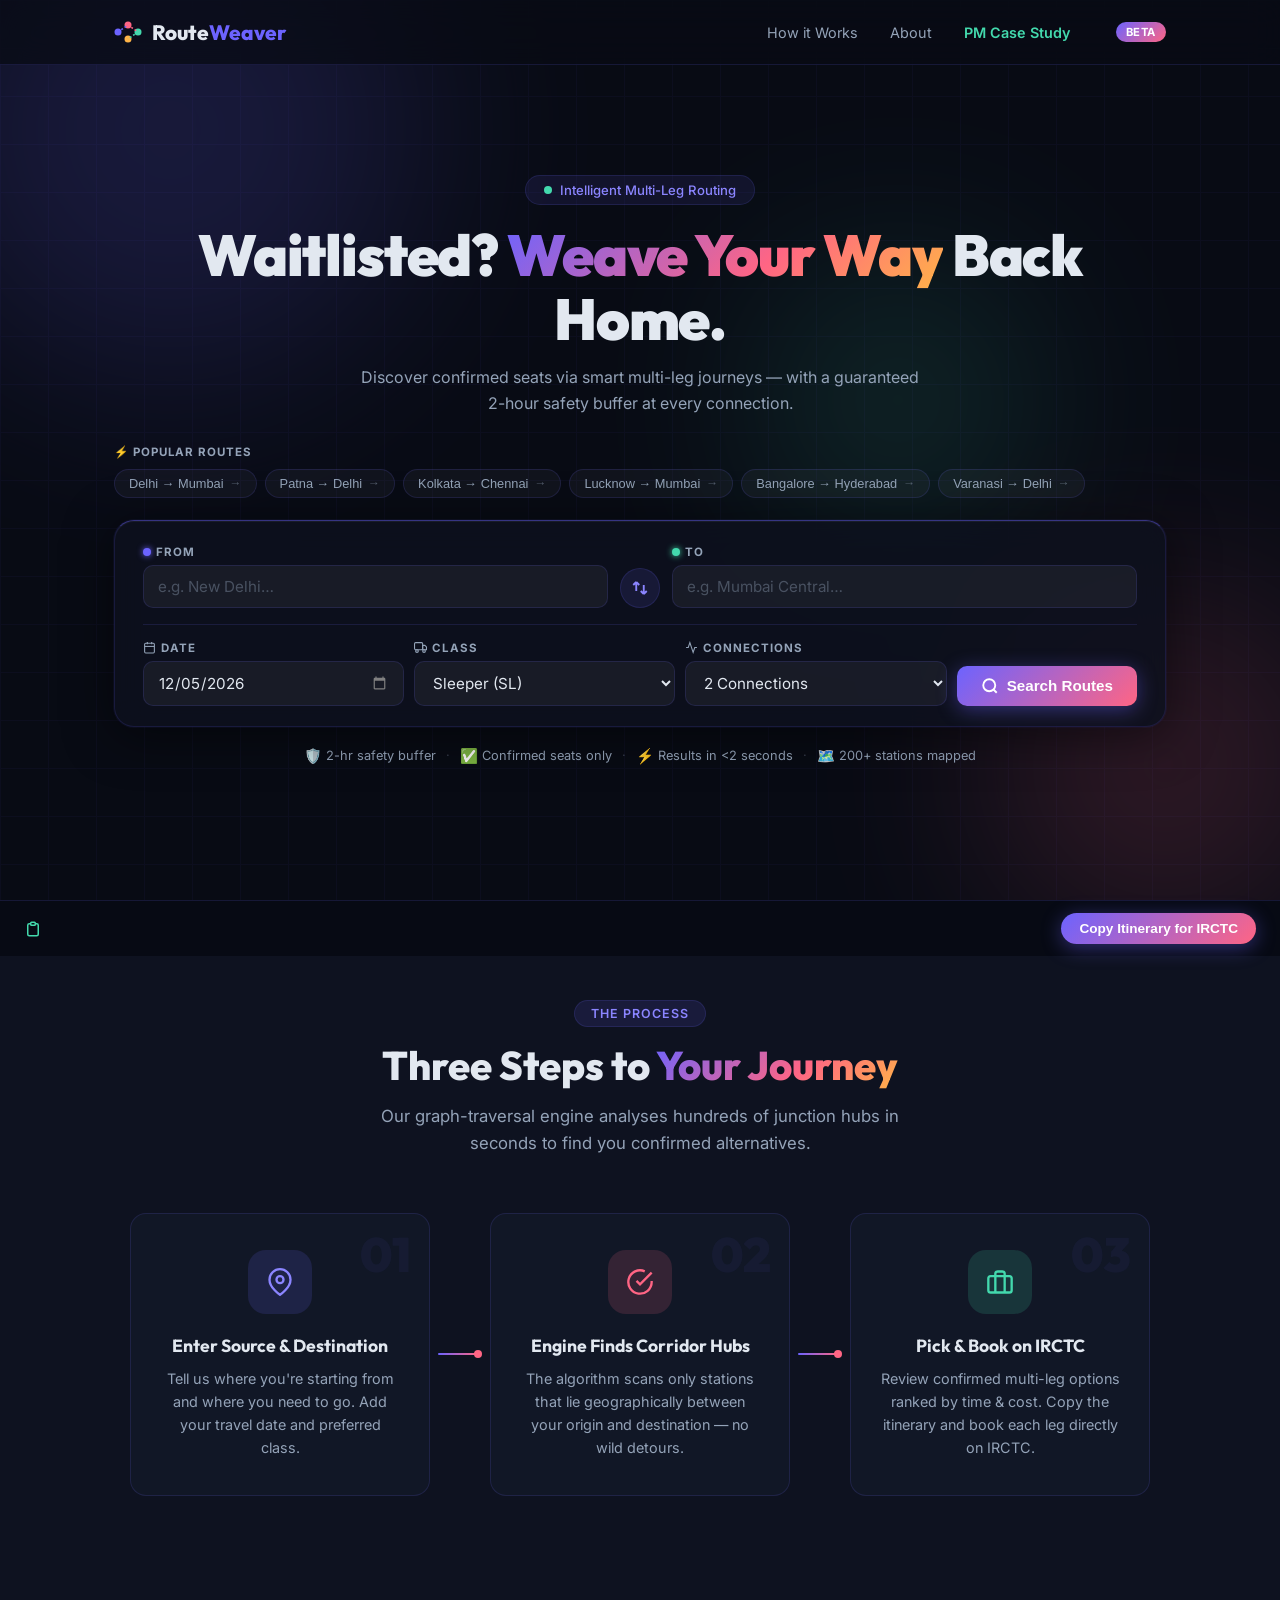
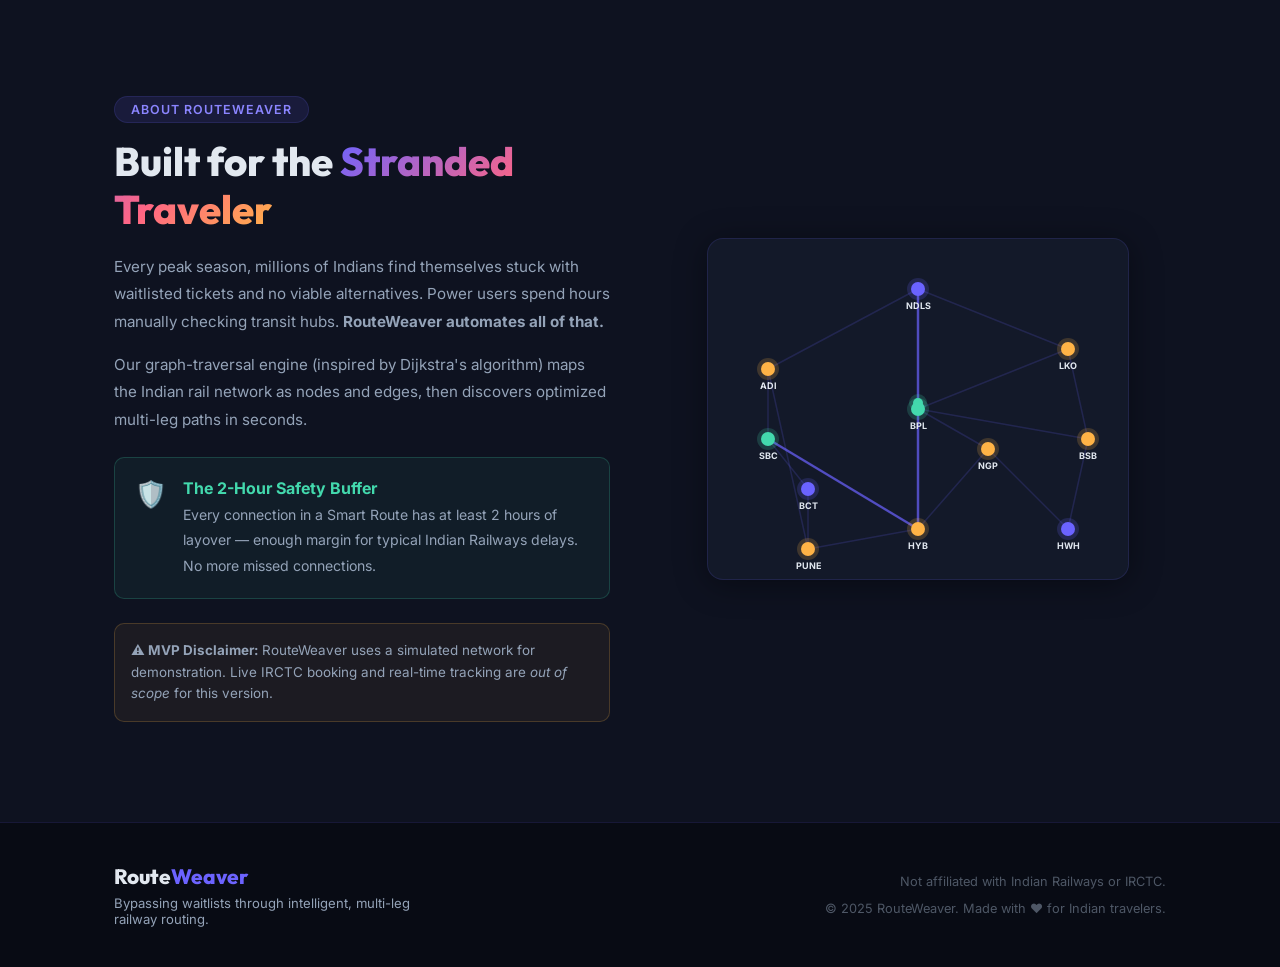
<file: index.html>
<!DOCTYPE html>
<html lang="en">
<head>
  <meta charset="UTF-8" />
  <meta name="viewport" content="width=device-width, initial-scale=1.0" />
  <title>RouteWeaver — Smart Railway Routing for India</title>
  <meta name="description" content="RouteWeaver bypasses waitlists by discovering multi-leg railway routes with confirmed seats. Intelligent routing for Indian Railways." />
  <link rel="preconnect" href="https://fonts.googleapis.com" />
  <link rel="preconnect" href="https://fonts.gstatic.com" crossorigin />
  <link href="https://fonts.googleapis.com/css2?family=Inter:wght@300;400;500;600;700;800&family=Outfit:wght@400;600;700;800;900&display=swap" rel="stylesheet" />
  <link rel="stylesheet" href="style.css?v=3" />
</head>
<body>

  <!-- NAVBAR -->
  <nav class="navbar" id="navbar">
    <div class="nav-inner">
      <div class="nav-logo">
        <div class="logo-icon">
          <svg width="28" height="28" viewBox="0 0 28 28" fill="none">
            <circle cx="4" cy="14" r="3.5" fill="#6C63FF"/>
            <circle cx="14" cy="7" r="3.5" fill="#FF6584"/>
            <circle cx="24" cy="14" r="3.5" fill="#43D9AD"/>
            <circle cx="14" cy="21" r="3.5" fill="#FFB347"/>
            <line x1="4" y1="14" x2="14" y2="7" stroke="#6C63FF" stroke-width="1.5" stroke-dasharray="2 2"/>
            <line x1="14" y1="7" x2="24" y2="14" stroke="#FF6584" stroke-width="1.5" stroke-dasharray="2 2"/>
            <line x1="24" y1="14" x2="14" y2="21" stroke="#43D9AD" stroke-width="1.5" stroke-dasharray="2 2"/>
          </svg>
        </div>
        <span class="logo-text">Route<span class="accent">Weaver</span></span>
      </div>
      <div class="nav-links">
        <a href="#how-it-works" class="nav-link">How it Works</a>
        <a href="#about" class="nav-link">About</a>
        <a href="case-study.html" class="nav-link" style="color: #43D9AD; font-weight: 600;">PM Case Study</a>
      </div>
      <div class="nav-badge">Beta</div>
    </div>
  </nav>

  <!-- HERO + SEARCH (above the fold) -->
  <section class="hero" id="hero">
    <div class="hero-bg-grid"></div>
    <div class="hero-glow hero-glow-1"></div>
    <div class="hero-glow hero-glow-2"></div>
    <div class="hero-glow hero-glow-3"></div>

    <div class="container hero-content">

      <!-- Top text block -->
      <div class="hero-top">
        <div class="hero-pill">
          <span class="pill-dot"></span>
          <span>Intelligent Multi-Leg Routing</span>
        </div>
        <h1 class="hero-title">
          Waitlisted? <span class="gradient-text">Weave Your Way</span> Back Home.
        </h1>
        <p class="hero-subtitle">
          Discover confirmed seats via smart multi-leg journeys — with a guaranteed 2-hour safety buffer at every connection.
        </p>
      </div>

      <!-- Popular Route Chips -->
      <div class="popular-routes">
        <div class="popular-label">⚡ Popular Routes</div>
        <div class="chips-row" id="chips-row"></div>
      </div>

      <!-- SEARCH CARD embedded in hero -->
      <div class="hero-search-card" id="search-form">

        <!-- Row 1: From / Swap / To -->
        <div class="hsc-row hsc-main-row">
          <div class="hsc-field">
            <label class="hsc-label" for="source-input">
              <span class="hsc-label-dot hsc-dot-from"></span> From
            </label>
            <div class="input-wrap">
              <input type="text" id="source-input" class="hsc-input" placeholder="Boarding station…" autocomplete="off" />
              <div class="autocomplete-dropdown" id="source-dropdown"></div>
            </div>
          </div>

          <button class="swap-btn" id="swap-btn" title="Swap">
            <svg width="18" height="18" viewBox="0 0 24 24" fill="none" stroke="currentColor" stroke-width="2.5">
              <path d="M7 16V4m0 0L3 8m4-4l4 4M17 8v12m0 0l4-4m-4 4l-4-4"/>
            </svg>
          </button>

          <div class="hsc-field">
            <label class="hsc-label" for="dest-input">
              <span class="hsc-label-dot hsc-dot-to"></span> To
            </label>
            <div class="input-wrap">
              <input type="text" id="dest-input" class="hsc-input" placeholder="Destination station…" autocomplete="off" />
              <div class="autocomplete-dropdown" id="dest-dropdown"></div>
            </div>
          </div>
        </div>

        <!-- Divider -->
        <div class="hsc-divider"></div>

        <!-- Row 2: Date / Class / Connections + Button -->
        <div class="hsc-row hsc-options-row">
          <div class="hsc-option">
            <label class="hsc-label" for="date-input">
              <svg width="13" height="13" viewBox="0 0 24 24" fill="none" stroke="currentColor" stroke-width="2"><rect x="3" y="4" width="18" height="18" rx="2"/><line x1="16" y1="2" x2="16" y2="6"/><line x1="8" y1="2" x2="8" y2="6"/><line x1="3" y1="10" x2="21" y2="10"/></svg>
              Date
            </label>
            <input type="date" id="date-input" class="hsc-input hsc-select" />
          </div>

          <div class="hsc-option">
            <label class="hsc-label" for="class-select">
              <svg width="13" height="13" viewBox="0 0 24 24" fill="none" stroke="currentColor" stroke-width="2"><rect x="1" y="3" width="15" height="13" rx="2"/><polygon points="16 8 20 8 23 11 23 16 16 16 16 8"/><circle cx="5.5" cy="18.5" r="2.5"/><circle cx="18.5" cy="18.5" r="2.5"/></svg>
              Class
            </label>
            <select id="class-select" class="hsc-input hsc-select">
              <option value="SL">Sleeper (SL)</option>
              <option value="3A">AC 3 Tier (3A)</option>
              <option value="2A">AC 2 Tier (2A)</option>
              <option value="1A">AC First Class (1A)</option>
              <option value="CC">Chair Car (CC)</option>
              <option value="2S">Second Sitting (2S)</option>
            </select>
          </div>

          <div class="hsc-option">
            <label class="hsc-label" for="max-legs">
              <svg width="13" height="13" viewBox="0 0 24 24" fill="none" stroke="currentColor" stroke-width="2"><polyline points="22 12 18 12 15 21 9 3 6 12 2 12"/></svg>
              Connections
            </label>
            <select id="max-legs" class="hsc-input hsc-select">
              <option value="1">1 Connection</option>
              <option value="2" selected>2 Connections</option>
            </select>
          </div>

          <button class="btn btn-primary hsc-search-btn" id="search-btn">
            <svg width="18" height="18" viewBox="0 0 24 24" fill="none" stroke="currentColor" stroke-width="2.5"><circle cx="11" cy="11" r="8"/><line x1="21" y1="21" x2="16.65" y2="16.65"/></svg>
            Search Routes
          </button>
        </div>
      </div>

      <!-- Trust badges -->
      <div class="hero-trust">
        <div class="trust-item"><span class="trust-icon">🛡️</span> 2-hr safety buffer</div>
        <div class="trust-sep">·</div>
        <div class="trust-item"><span class="trust-icon">✅</span> Confirmed seats only</div>
        <div class="trust-sep">·</div>
        <div class="trust-item"><span class="trust-icon">⚡</span> Results in &lt;2 seconds</div>
        <div class="trust-sep">·</div>
        <div class="trust-item"><span class="trust-icon">🗺️</span> 200+ stations mapped</div>
      </div>

    </div>
  </section>

  <!-- RESULTS SECTION (appears below hero after search) -->
  <section class="results-section" id="results-section" style="display:none;">
    <div class="container">
      <div class="direct-notice" id="direct-notice">
        <div class="notice-icon">⚠️</div>
        <div class="notice-content">
          <strong>Direct trains are fully waitlisted.</strong>
          <span id="direct-notice-text">Showing Smart Route alternatives with confirmed seats below.</span>
        </div>
      </div>

      <div class="results-header">
        <div class="results-meta">
          <span id="results-count-label">4 Smart Routes found</span>
          <span class="results-journey-label" id="results-journey-label"></span>
        </div>
        <div class="results-sort">
          <span class="sort-label">Sort by:</span>
          <button class="sort-btn active" id="sort-time" onclick="sortResults('time')">⏱ Time</button>
          <button class="sort-btn" id="sort-cost" onclick="sortResults('cost')">₹ Cost</button>
          <button class="sort-btn" id="sort-legs" onclick="sortResults('legs')">🔀 Legs</button>
        </div>
      </div>

      <div class="route-cards" id="route-cards"></div>

      <div class="itinerary-copy-bar" id="itinerary-copy-bar">
        <div class="copy-bar-text">
          <svg width="18" height="18" viewBox="0 0 24 24" fill="none" stroke="currentColor" stroke-width="2"><path d="M9 5H7a2 2 0 00-2 2v12a2 2 0 002 2h10a2 2 0 002-2V7a2 2 0 00-2-2h-2"/><rect x="9" y="3" width="6" height="4" rx="1"/></svg>
          <span id="selected-route-label">No route selected — click a card to select</span>
        </div>
        <button class="btn btn-primary btn-sm" id="copy-itinerary-btn" onclick="copyItinerary()" disabled>
          Copy Itinerary for IRCTC
        </button>
      </div>
    </div>
  </section>

  <!-- HOW IT WORKS -->
  <section class="how-it-works" id="how-it-works">
    <div class="container">
      <div class="section-header">
        <div class="section-pill">The Process</div>
        <h2 class="section-title">Three Steps to <span class="gradient-text">Your Journey</span></h2>
        <p class="section-subtitle">Our graph-traversal engine analyses hundreds of junction hubs in seconds to find you confirmed alternatives.</p>
      </div>
      <div class="steps-grid">
        <div class="step-card" data-step="01">
          <div class="step-icon-wrap step-icon-purple">
            <svg width="28" height="28" viewBox="0 0 24 24" fill="none" stroke="currentColor" stroke-width="2"><path d="M21 10c0 7-9 13-9 13s-9-6-9-13a9 9 0 0118 0z"/><circle cx="12" cy="10" r="3"/></svg>
          </div>
          <h3>Enter Source & Destination</h3>
          <p>Tell us where you're starting from and where you need to go. Add your travel date and preferred class.</p>
        </div>
        <div class="step-connector"><div class="connector-line"></div><div class="connector-dot"></div></div>
        <div class="step-card" data-step="02">
          <div class="step-icon-wrap step-icon-pink">
            <svg width="28" height="28" viewBox="0 0 24 24" fill="none" stroke="currentColor" stroke-width="2"><path d="M22 11.08V12a10 10 0 11-5.93-9.14"/><polyline points="22 4 12 14.01 9 11.01"/></svg>
          </div>
          <h3>Engine Finds Corridor Hubs</h3>
          <p>The algorithm scans only stations that lie geographically between your origin and destination — no wild detours.</p>
        </div>
        <div class="step-connector"><div class="connector-line"></div><div class="connector-dot"></div></div>
        <div class="step-card" data-step="03">
          <div class="step-icon-wrap step-icon-green">
            <svg width="28" height="28" viewBox="0 0 24 24" fill="none" stroke="currentColor" stroke-width="2"><rect x="2" y="7" width="20" height="14" rx="2"/><path d="M16 21V5a2 2 0 00-2-2h-4a2 2 0 00-2 2v16"/></svg>
          </div>
          <h3>Pick & Book on IRCTC</h3>
          <p>Review confirmed multi-leg options ranked by time & cost. Copy the itinerary and book each leg directly on IRCTC.</p>
        </div>
      </div>
    </div>
  </section>

  <!-- ABOUT -->
  <section class="about-section" id="about">
    <div class="container">
      <div class="about-grid">
        <div class="about-text">
          <div class="section-pill">About RouteWeaver</div>
          <h2 class="section-title">Built for the <span class="gradient-text">Stranded Traveler</span></h2>
          <p>Every peak season, millions of Indians find themselves stuck with waitlisted tickets and no viable alternatives. Power users spend hours manually checking transit hubs. <strong>RouteWeaver automates all of that.</strong></p>
          <p>Our graph-traversal engine (inspired by Dijkstra's algorithm) maps the Indian rail network as nodes and edges, then discovers optimized multi-leg paths in seconds.</p>
          <div class="about-callout">
            <div class="callout-icon">🛡️</div>
            <div>
              <strong>The 2-Hour Safety Buffer</strong>
              <p>Every connection in a Smart Route has at least 2 hours of layover — enough margin for typical Indian Railways delays. No more missed connections.</p>
            </div>
          </div>
          <div class="about-disclaimer">
            <strong>⚠️ MVP Disclaimer:</strong> RouteWeaver uses a simulated network for demonstration. Live IRCTC booking and real-time tracking are <em>out of scope</em> for this version.
          </div>
        </div>
        <div class="about-visual">
          <div class="network-visual">
            <canvas id="rail-canvas" width="420" height="340"></canvas>
          </div>
        </div>
      </div>
    </div>
  </section>

  <!-- FOOTER -->
  <footer class="footer">
    <div class="container footer-inner">
      <div class="footer-brand">
        <span class="logo-text">Route<span class="accent">Weaver</span></span>
        <p>Bypassing waitlists through intelligent, multi-leg railway routing.</p>
      </div>
      <div class="footer-note">
        <p>Not affiliated with Indian Railways or IRCTC.</p>
        <p class="footer-copy">© 2025 RouteWeaver. Made with ❤️ for Indian travelers.</p>
      </div>
    </div>
  </footer>

  <!-- STICKY COPY BAR -->
  <div class="sticky-copy-bar" id="sticky-bar">
    <div class="sticky-bar-info">
      <svg width="18" height="18" viewBox="0 0 24 24" fill="none" stroke="#43D9AD" stroke-width="2"><path d="M9 5H7a2 2 0 00-2 2v12a2 2 0 002 2h10a2 2 0 002-2V7a2 2 0 00-2-2h-2"/><rect x="9" y="3" width="6" height="4" rx="1"/></svg>
      <div>
        <div class="sticky-bar-route" id="sticky-bar-route"></div>
        <div class="sticky-bar-meta" id="sticky-bar-meta"></div>
      </div>
    </div>
    <button class="btn btn-primary btn-sm" onclick="copyItinerary()">Copy Itinerary for IRCTC</button>
  </div>

  <script src="stations.js"></script>
  <script src="app.js"></script>
</body>
</html>
</file>
<file: style.css>
/* ===== RESET & BASE ===== */
*, *::before, *::after { box-sizing: border-box; margin: 0; padding: 0; }
html { scroll-behavior: smooth; }
body {
  font-family: 'Inter', sans-serif;
  background: #080b14;
  color: #e2e8f0;
  min-height: 100vh;
  overflow-x: hidden;
}

/* ===== TOKENS ===== */
:root {
  --purple: #6C63FF;
  --purple-light: #8b85ff;
  --pink: #FF6584;
  --green: #43D9AD;
  --amber: #FFB347;
  --bg: #080b14;
  --bg-2: #0e1220;
  --bg-3: #131929;
  --bg-card: rgba(19, 25, 41, 0.8);
  --border: rgba(108, 99, 255, 0.15);
  --border-hover: rgba(108, 99, 255, 0.4);
  --text: #e2e8f0;
  --text-muted: #94a3b8;
  --radius: 16px;
  --radius-sm: 10px;
  --shadow: 0 4px 32px rgba(0,0,0,0.4);
}

/* ===== UTILS ===== */
.container { max-width: 1100px; margin: 0 auto; padding: 0 24px; }
.gradient-text {
  background: linear-gradient(135deg, var(--purple) 0%, var(--pink) 60%, var(--amber) 100%);
  -webkit-background-clip: text; -webkit-text-fill-color: transparent; background-clip: text;
}
.accent { color: var(--purple); }
.btn {
  display: inline-flex; align-items: center; gap: 8px;
  padding: 12px 24px; border-radius: 50px; font-weight: 600;
  font-size: 0.95rem; cursor: pointer; border: none;
  transition: all 0.25s ease; text-decoration: none;
}
.btn-primary {
  background: linear-gradient(135deg, var(--purple), var(--pink));
  color: #fff; box-shadow: 0 4px 20px rgba(108,99,255,0.4);
}
.btn-primary:hover { transform: translateY(-2px); box-shadow: 0 8px 28px rgba(108,99,255,0.55); }
.btn-ghost { background: rgba(255,255,255,0.06); color: var(--text); border: 1px solid var(--border); }
.btn-ghost:hover { background: rgba(255,255,255,0.1); border-color: var(--border-hover); }
.btn-sm { padding: 8px 18px; font-size: 0.85rem; }
.section-pill {
  display: inline-block; padding: 5px 16px; background: rgba(108,99,255,0.12);
  border: 1px solid var(--border); border-radius: 50px;
  font-size: 0.78rem; font-weight: 600; color: var(--purple-light);
  letter-spacing: 0.08em; text-transform: uppercase; margin-bottom: 14px;
}
.section-header { text-align: center; margin-bottom: 56px; }
.section-title { font-family: 'Outfit', sans-serif; font-size: clamp(1.8rem, 4vw, 2.5rem); font-weight: 800; line-height: 1.2; margin-bottom: 14px; }
.section-subtitle { color: var(--text-muted); font-size: 1.05rem; max-width: 560px; margin: 0 auto; line-height: 1.6; }

/* ===== NAVBAR ===== */
.navbar {
  position: fixed; top: 0; left: 0; right: 0; z-index: 100;
  backdrop-filter: blur(16px); -webkit-backdrop-filter: blur(16px);
  background: rgba(8,11,20,0.75); border-bottom: 1px solid var(--border);
  transition: all 0.3s ease;
}
.nav-inner {
  max-width: 1100px; margin: 0 auto; padding: 0 24px;
  height: 64px; display: flex; align-items: center; gap: 32px;
}
.nav-logo { display: flex; align-items: center; gap: 10px; }
.logo-icon { display: flex; }
.logo-text { font-family: 'Outfit', sans-serif; font-size: 1.3rem; font-weight: 800; color: var(--text); }
.nav-links { display: flex; gap: 4px; margin-left: auto; }
.nav-link {
  padding: 6px 14px; color: var(--text-muted); font-size: 0.9rem;
  text-decoration: none; border-radius: 8px; transition: all 0.2s;
}
.nav-link:hover { color: var(--text); background: rgba(255,255,255,0.06); }
.nav-badge {
  background: linear-gradient(135deg, var(--purple), var(--pink));
  color: #fff; font-size: 0.7rem; font-weight: 700; padding: 3px 10px;
  border-radius: 50px; letter-spacing: 0.05em; text-transform: uppercase;
}

/* ===== HERO ===== */
.hero {
  position: relative;
  display: flex; flex-direction: column; justify-content: center;
  padding: 88px 0 48px; overflow: hidden; min-height: 100vh;
}
.hero-bg-grid {
  position: absolute; inset: 0; opacity: 0.04;
  background-image: linear-gradient(rgba(108,99,255,1) 1px, transparent 1px),
    linear-gradient(90deg, rgba(108,99,255,1) 1px, transparent 1px);
  background-size: 48px 48px;
}
.hero-glow {
  position: absolute; border-radius: 50%; filter: blur(100px); opacity: 0.16; pointer-events: none;
}
.hero-glow-1 { width: 500px; height: 500px; background: var(--purple); top: -120px; left: -80px; }
.hero-glow-2 { width: 350px; height: 350px; background: var(--pink); bottom: -40px; right: -60px; }
.hero-glow-3 { width: 260px; height: 260px; background: var(--green); top: 30%; left: 60%; }
.hero-content { position: relative; z-index: 2; }

/* Hero top text */
.hero-top { text-align: center; margin-bottom: 28px; }
.hero-pill {
  display: inline-flex; align-items: center; gap: 8px;
  padding: 6px 18px; background: rgba(108,99,255,0.1); border: 1px solid var(--border);
  border-radius: 50px; font-size: 0.82rem; font-weight: 500; color: var(--purple-light);
  margin-bottom: 18px;
}
.pill-dot { width: 8px; height: 8px; border-radius: 50%; background: var(--green); animation: pulse 2s infinite; }
@keyframes pulse { 0%,100%{opacity:1;transform:scale(1)} 50%{opacity:0.5;transform:scale(1.3)} }
.hero-title {
  font-family: 'Outfit', sans-serif;
  font-size: clamp(2rem, 5vw, 3.6rem); font-weight: 900; line-height: 1.1;
  letter-spacing: -0.02em; margin-bottom: 14px;
}
.hero-subtitle {
  color: var(--text-muted); font-size: 1rem; max-width: 560px;
  margin: 0 auto; line-height: 1.65;
}

/* ===== HERO SEARCH CARD ===== */
.hero-search-card {
  background: rgba(13,17,30,0.85);
  border: 1px solid var(--border);
  border-radius: 20px;
  padding: 24px 28px 20px;
  backdrop-filter: blur(16px);
  -webkit-backdrop-filter: blur(16px);
  box-shadow: 0 8px 48px rgba(0,0,0,0.5), 0 0 0 1px rgba(108,99,255,0.08);
  margin-bottom: 20px;
}
.hsc-row { display: flex; align-items: flex-end; gap: 12px; }
.hsc-main-row { margin-bottom: 0; }
.hsc-options-row { flex-wrap: wrap; gap: 10px; }
.hsc-divider {
  height: 1px; background: var(--border);
  margin: 16px 0;
}
.hsc-field { flex: 1; display: flex; flex-direction: column; gap: 6px; min-width: 160px; }
.hsc-option { display: flex; flex-direction: column; gap: 6px; flex: 1; min-width: 120px; }
.hsc-label {
  font-size: 0.72rem; font-weight: 700; color: var(--text-muted);
  text-transform: uppercase; letter-spacing: 0.08em;
  display: flex; align-items: center; gap: 5px;
}
.hsc-label-dot {
  width: 8px; height: 8px; border-radius: 50%; flex-shrink: 0;
}
.hsc-dot-from { background: var(--purple); box-shadow: 0 0 6px var(--purple); }
.hsc-dot-to   { background: var(--green);  box-shadow: 0 0 6px var(--green); }
.hsc-input {
  background: rgba(255,255,255,0.05); border: 1px solid var(--border);
  border-radius: var(--radius-sm); padding: 11px 14px;
  color: var(--text); font-size: 0.95rem; font-family: 'Inter', sans-serif;
  outline: none; transition: all 0.2s; width: 100%;
}
.hsc-input:focus {
  border-color: var(--purple);
  box-shadow: 0 0 0 3px rgba(108,99,255,0.15);
  background: rgba(108,99,255,0.06);
}
.hsc-input::placeholder { color: rgba(148,163,184,0.4); }
.hsc-select { cursor: pointer; }
.hsc-select option { background: #0e1220; color: var(--text); }
input[type="date"]::-webkit-calendar-picker-indicator { filter: invert(0.5); cursor: pointer; }
.hsc-search-btn {
  padding: 11px 24px; font-size: 0.95rem; border-radius: var(--radius-sm);
  white-space: nowrap; align-self: flex-end; flex-shrink: 0;
}

/* Trust badges */
.hero-trust {
  display: flex; align-items: center; justify-content: center; gap: 10px;
  flex-wrap: wrap; color: var(--text-muted); font-size: 0.8rem;
}
.trust-item { display: flex; align-items: center; gap: 4px; }
.trust-sep { opacity: 0.3; }
.trust-icon { font-size: 0.9rem; }

/* ===== HOW IT WORKS ===== */
.how-it-works { padding: 100px 0; background: var(--bg-2); }
.steps-grid {
  display: flex; align-items: center; gap: 0;
  justify-content: center; flex-wrap: wrap; gap: 0;
}
.step-card {
  flex: 1; min-width: 240px; max-width: 300px;
  padding: 36px 28px; background: var(--bg-card);
  border: 1px solid var(--border); border-radius: var(--radius);
  text-align: center; transition: all 0.3s ease;
  position: relative;
}
.step-card::before {
  content: attr(data-step); position: absolute; top: 16px; right: 18px;
  font-family: 'Outfit', sans-serif; font-size: 3rem; font-weight: 900;
  color: rgba(108,99,255,0.06); line-height: 1;
}
.step-card:hover { transform: translateY(-4px); border-color: var(--border-hover); box-shadow: 0 12px 40px rgba(108,99,255,0.15); }
.step-icon-wrap {
  width: 64px; height: 64px; border-radius: 18px;
  display: flex; align-items: center; justify-content: center; margin: 0 auto 20px;
}
.step-icon-purple { background: rgba(108,99,255,0.15); color: var(--purple-light); }
.step-icon-pink { background: rgba(255,101,132,0.15); color: var(--pink); }
.step-icon-green { background: rgba(67,217,173,0.15); color: var(--green); }
.step-card h3 { font-family: 'Outfit', sans-serif; font-size: 1.1rem; font-weight: 700; margin-bottom: 10px; }
.step-card p { color: var(--text-muted); font-size: 0.9rem; line-height: 1.6; }
.step-connector { display: flex; align-items: center; padding: 0 8px; }
.connector-line { width: 40px; height: 2px; background: linear-gradient(90deg, var(--purple), var(--pink)); border-radius: 2px; }
.connector-dot { width: 8px; height: 8px; border-radius: 50%; background: var(--pink); margin-left: -4px; }

/* ===== SWAP BTN ===== */
.swap-btn {
  width: 40px; height: 40px; border-radius: 50%; background: rgba(108,99,255,0.12);
  border: 1px solid var(--border); color: var(--purple-light); cursor: pointer;
  display: flex; align-items: center; justify-content: center;
  transition: all 0.25s; flex-shrink: 0;
}
.swap-btn:hover { background: rgba(108,99,255,0.25); transform: rotate(180deg); }

/* ===== RESULTS SECTION ===== */
.results-section { padding: 40px 0 60px; background: var(--bg); animation: fadeUp 0.4s ease; }
.input-wrap { position: relative; }
.autocomplete-dropdown {
  position: absolute; top: 100%; left: 0; right: 0; z-index: 50;
  background: #131929; border: 1px solid var(--border-hover); border-radius: var(--radius-sm);
  margin-top: 4px; overflow: hidden; display: none; box-shadow: 0 8px 30px rgba(0,0,0,0.5);
}
.autocomplete-dropdown.open { display: block; }
.dropdown-item {
  padding: 10px 16px; cursor: pointer; font-size: 0.9rem;
  border-bottom: 1px solid var(--border); transition: background 0.15s;
  display: flex; justify-content: space-between; align-items: center;
}
.dropdown-item:last-child { border-bottom: none; }
.dropdown-item:hover { background: rgba(108,99,255,0.1); }
.dropdown-code { font-size: 0.75rem; color: var(--purple-light); font-weight: 600; }

/* ===== RESULTS ===== */
.results-area { animation: fadeUp 0.4s ease; }
@keyframes fadeUp { from{opacity:0;transform:translateY(20px)} to{opacity:1;transform:translateY(0)} }
.direct-notice {
  display: flex; align-items: center; gap: 14px;
  padding: 16px 20px; background: rgba(255,179,71,0.08);
  border: 1px solid rgba(255,179,71,0.25); border-radius: var(--radius-sm); margin-bottom: 20px;
}
.notice-icon { font-size: 1.4rem; }
.notice-content { font-size: 0.9rem; color: var(--text-muted); }
.notice-content strong { color: var(--amber); display: block; margin-bottom: 2px; }
.results-header {
  display: flex; justify-content: space-between; align-items: center;
  margin-bottom: 20px; flex-wrap: wrap; gap: 12px;
}
.results-meta { display: flex; flex-direction: column; gap: 2px; }
#results-count-label { font-family: 'Outfit', sans-serif; font-size: 1.2rem; font-weight: 700; }
.results-journey-label { font-size: 0.85rem; color: var(--text-muted); }
.results-sort { display: flex; align-items: center; gap: 8px; }
.sort-label { font-size: 0.8rem; color: var(--text-muted); }
.sort-btn {
  padding: 6px 14px; border-radius: 8px; border: 1px solid var(--border);
  background: transparent; color: var(--text-muted); font-size: 0.82rem; cursor: pointer;
  transition: all 0.2s; font-family: 'Inter', sans-serif;
}
.sort-btn.active, .sort-btn:hover { background: rgba(108,99,255,0.12); border-color: var(--border-hover); color: var(--purple-light); }
.route-cards { display: flex; flex-direction: column; gap: 16px; margin-bottom: 24px; }
.route-card {
  background: var(--bg-card); border: 1px solid var(--border); border-radius: var(--radius);
  overflow: hidden; cursor: pointer; transition: all 0.25s ease;
  position: relative;
}
.route-card:hover { border-color: var(--border-hover); box-shadow: 0 8px 32px rgba(108,99,255,0.12); transform: translateY(-2px); }
.route-card.selected { border-color: var(--purple); box-shadow: 0 0 0 2px rgba(108,99,255,0.2), 0 8px 32px rgba(108,99,255,0.2); }
.route-card-header {
  display: flex; justify-content: space-between; align-items: center;
  padding: 18px 24px 14px; border-bottom: 1px solid var(--border);
}
.route-badge {
  display: flex; align-items: center; gap: 8px;
  font-size: 0.78rem; font-weight: 700; text-transform: uppercase; letter-spacing: 0.06em;
}
.badge-best { color: var(--green); }
.badge-fast { color: var(--purple-light); }
.badge-cheap { color: var(--amber); }
.badge-alt { color: var(--text-muted); }
.badge-dot { width: 8px; height: 8px; border-radius: 50%; }
.badge-best .badge-dot { background: var(--green); }
.badge-fast .badge-dot { background: var(--purple-light); }
.badge-cheap .badge-dot { background: var(--amber); }
.badge-alt .badge-dot { background: var(--text-muted); }
.route-summary-right { display: flex; align-items: center; gap: 16px; }
.route-total-time { font-family: 'Outfit', sans-serif; font-size: 1.3rem; font-weight: 800; color: var(--text); }
.route-total-cost { font-size: 0.9rem; color: var(--text-muted); }
.route-timeline { padding: 22px 24px; }
.timeline-stops { display: flex; align-items: center; gap: 0; overflow-x: auto; }
.timeline-stop { display: flex; flex-direction: column; align-items: center; min-width: 120px; }
.stop-time { font-size: 0.8rem; font-weight: 700; color: var(--text-muted); margin-bottom: 6px; }
.stop-dot-wrap { position: relative; display: flex; align-items: center; justify-content: center; width: 100%; margin-bottom: 8px; }
.stop-dot {
  width: 14px; height: 14px; border-radius: 50%; border: 2px solid var(--purple); background: var(--bg);
  position: relative; z-index: 2; flex-shrink: 0;
}
.stop-dot.origin { background: var(--purple); }
.stop-dot.dest { background: var(--green); border-color: var(--green); }
.stop-dot.layover { background: var(--amber); border-color: var(--amber); }
.stop-name { font-size: 0.82rem; font-weight: 600; text-align: center; color: var(--text); line-height: 1.3; }
.stop-code { font-size: 0.7rem; color: var(--text-muted); text-align: center; }
.timeline-leg {
  flex: 1; display: flex; flex-direction: column; align-items: center;
  padding: 0 6px; min-width: 100px;
}
.leg-line-wrap { width: 100%; position: relative; height: 14px; display: flex; align-items: center; }
.leg-line {
  width: 100%; height: 2px; position: relative;
}
.leg-line.train { background: linear-gradient(90deg, var(--purple), var(--purple-light)); }
.leg-line.buffer { background: repeating-linear-gradient(90deg, var(--amber) 0, var(--amber) 6px, transparent 6px, transparent 12px); }
.leg-train-icon {
  position: absolute; left: 50%; top: 50%; transform: translate(-50%,-50%);
  font-size: 0.75rem; background: var(--bg-2); padding: 1px 4px; border-radius: 4px; z-index: 3;
}
.leg-info { font-size: 0.72rem; color: var(--text-muted); margin-top: 4px; text-align: center; white-space: nowrap; }
.leg-buffer-label { font-size: 0.7rem; color: var(--amber); text-align: center; margin-top: 4px; font-weight: 600; }
.route-card-footer {
  padding: 12px 24px; background: rgba(0,0,0,0.15); border-top: 1px solid var(--border);
  display: flex; justify-content: space-between; align-items: center; flex-wrap: wrap; gap: 8px;
}
.route-legs-info { display: flex; gap: 16px; }
.leg-stat { font-size: 0.8rem; color: var(--text-muted); }
.leg-stat strong { color: var(--text); }
.select-route-btn {
  padding: 7px 18px; border-radius: 8px; font-size: 0.82rem; font-weight: 600;
  border: 1px solid var(--border); background: transparent; color: var(--text-muted); cursor: pointer;
  transition: all 0.2s; font-family: 'Inter', sans-serif;
}
.route-card.selected .select-route-btn { background: rgba(108,99,255,0.15); border-color: var(--purple); color: var(--purple-light); }
.select-route-btn:hover { background: rgba(108,99,255,0.1); color: var(--text); }
.itinerary-copy-bar {
  display: flex; justify-content: space-between; align-items: center;
  padding: 16px 24px; background: rgba(108,99,255,0.08); border: 1px solid var(--border);
  border-radius: var(--radius-sm); flex-wrap: wrap; gap: 12px;
}
.copy-bar-text { display: flex; align-items: center; gap: 10px; font-size: 0.9rem; color: var(--text-muted); }
.empty-state {
  text-align: center; padding: 60px 20px;
  color: var(--text-muted); font-size: 0.95rem; line-height: 1.7;
}
.empty-icon { font-size: 3.5rem; margin-bottom: 16px; }

/* ===== ABOUT ===== */
.about-section { padding: 100px 0; background: var(--bg-2); }
.about-grid { display: grid; grid-template-columns: 1fr 1fr; gap: 60px; align-items: center; }
.about-text .section-pill { margin-bottom: 14px; }
.about-text .section-title { text-align: left; margin-bottom: 20px; }
.about-text p { color: var(--text-muted); line-height: 1.8; margin-bottom: 16px; font-size: 0.95rem; }
.about-callout {
  display: flex; gap: 16px; padding: 20px; background: rgba(67,217,173,0.06);
  border: 1px solid rgba(67,217,173,0.2); border-radius: var(--radius-sm); margin: 24px 0;
}
.callout-icon { font-size: 1.6rem; }
.about-callout strong { display: block; margin-bottom: 4px; color: var(--green); }
.about-callout p { font-size: 0.88rem; margin: 0; }
.about-disclaimer {
  padding: 16px; background: rgba(255,179,71,0.06); border: 1px solid rgba(255,179,71,0.2);
  border-radius: var(--radius-sm); font-size: 0.84rem; color: var(--text-muted); line-height: 1.6;
}
.about-visual { display: flex; align-items: center; justify-content: center; }
.network-visual {
  border: 1px solid var(--border); border-radius: var(--radius); overflow: hidden;
  background: var(--bg-3); padding: 0; box-shadow: var(--shadow);
}
#rail-canvas { display: block; }

/* ===== FOOTER ===== */
.footer { padding: 40px 0; background: var(--bg); border-top: 1px solid var(--border); }
.footer-inner { display: flex; justify-content: space-between; align-items: center; flex-wrap: wrap; gap: 20px; }
.footer-brand p { font-size: 0.82rem; color: var(--text-muted); margin-top: 6px; max-width: 300px; }
.footer-note { text-align: right; font-size: 0.8rem; color: rgba(148,163,184,0.5); line-height: 1.8; }
.footer-copy { margin-top: 4px; }

/* Loading spinner */
.spinner {
  width: 18px; height: 18px; border: 2px solid rgba(255,255,255,0.3);
  border-top-color: #fff; border-radius: 50%; animation: spin 0.7s linear infinite;
}
@keyframes spin { to { transform: rotate(360deg); } }

/* ===== POPULAR ROUTES CHIPS ===== */
.popular-routes {
  margin-bottom: 22px;
}
.popular-label {
  font-size: 0.72rem; font-weight: 700; color: var(--text-muted);
  text-transform: uppercase; letter-spacing: 0.08em; margin-bottom: 10px;
  display: flex; align-items: center; gap: 6px;
}
.chips-row { display: flex; flex-wrap: wrap; gap: 8px; }
.route-chip {
  display: inline-flex; align-items: center; gap: 6px;
  padding: 6px 14px; background: rgba(255,255,255,0.04);
  border: 1px solid var(--border); border-radius: 50px;
  font-size: 0.8rem; color: var(--text-muted); cursor: pointer;
  transition: all 0.2s; white-space: nowrap;
}
.route-chip:hover {
  background: rgba(108,99,255,0.1); border-color: var(--border-hover);
  color: var(--purple-light); transform: translateY(-1px);
}
.chip-arrow { opacity: 0.5; font-size: 0.75rem; }

/* ===== VERTICAL TIMELINE ===== */
.vtl { display: flex; flex-direction: column; padding: 4px 0; }
.vtl-row { display: flex; align-items: flex-start; gap: 0; }
.vtl-left {
  width: 58px; text-align: right; padding-right: 14px; flex-shrink: 0;
  padding-top: 2px;
}
.vtl-time { font-size: 0.85rem; font-weight: 700; color: var(--text); line-height: 1.2; }
.vtl-time-label { font-size: 0.65rem; color: var(--text-muted); text-transform: uppercase; letter-spacing: 0.04em; }
.vtl-mid {
  display: flex; flex-direction: column; align-items: center;
  width: 24px; flex-shrink: 0;
}
.vtl-dot {
  width: 14px; height: 14px; border-radius: 50%; flex-shrink: 0;
  border: 2.5px solid var(--border); background: var(--bg-3);
  position: relative; z-index: 2;
}
.vtl-dot.origin { background: var(--purple); border-color: var(--purple); box-shadow: 0 0 10px rgba(108,99,255,0.6); }
.vtl-dot.dest   { background: var(--green);  border-color: var(--green);  box-shadow: 0 0 10px rgba(67,217,173,0.6); }
.vtl-dot.hub    { background: var(--amber);  border-color: var(--amber); }
.vtl-vline { width: 2px; flex: 1; min-height: 12px; background: var(--border); }
.vtl-vline.solid   { background: linear-gradient(var(--purple), var(--purple-light)); }
.vtl-vline.dashed  { background: repeating-linear-gradient(to bottom, var(--amber) 0, var(--amber) 4px, transparent 4px, transparent 8px); }
.vtl-right { flex: 1; padding-left: 14px; padding-bottom: 0; }
.vtl-station { font-size: 0.9rem; font-weight: 600; color: var(--text); line-height: 1.3; }
.vtl-code-badge {
  display: inline-block; font-size: 0.68rem; font-weight: 700; color: var(--purple-light);
  background: rgba(108,99,255,0.1); border: 1px solid rgba(108,99,255,0.2);
  border-radius: 4px; padding: 1px 6px; margin-top: 2px;
}

/* Leg block between stops */
.vtl-leg-row { display: flex; align-items: stretch; gap: 0; }
.vtl-leg-left { width: 58px; flex-shrink: 0; }
.vtl-leg-mid { display: flex; flex-direction: column; align-items: center; width: 24px; flex-shrink: 0; }
.vtl-leg-right {
  flex: 1; padding: 8px 14px 8px 14px;
  display: flex; flex-direction: column; gap: 4px;
}
.vtl-train-name { font-size: 0.82rem; font-weight: 600; color: var(--text); }
.vtl-train-num { font-size: 0.72rem; color: var(--text-muted); }
.vtl-leg-dur { font-size: 0.76rem; color: var(--purple-light); font-weight: 600; }
.vtl-buffer-row {
  display: flex; align-items: center; gap: 6px;
  padding: 6px 14px; margin: 2px 0; margin-left: 96px;
  background: rgba(255,179,71,0.07); border: 1px solid rgba(255,179,71,0.2);
  border-radius: 8px; font-size: 0.75rem; color: var(--amber); font-weight: 600;
}

/* ===== CONFIRMED BADGE (pulsing green) ===== */
.confirmed-badge {
  display: inline-flex; align-items: center; gap: 5px;
  font-size: 0.7rem; font-weight: 700; color: var(--green);
  text-transform: uppercase; letter-spacing: 0.06em;
}
.confirmed-dot {
  width: 7px; height: 7px; border-radius: 50%; background: var(--green);
  animation: confirmed-pulse 1.8s infinite;
}
@keyframes confirmed-pulse {
  0%,100% { box-shadow: 0 0 0 0 rgba(67,217,173,0.6); }
  50%      { box-shadow: 0 0 0 5px rgba(67,217,173,0); }
}

/* ===== FLIGHT SAVINGS BADGE ===== */
.flight-badge {
  display: inline-flex; align-items: center; gap: 5px;
  padding: 3px 10px; background: rgba(67,217,173,0.08);
  border: 1px solid rgba(67,217,173,0.2); border-radius: 50px;
  font-size: 0.72rem; font-weight: 700; color: var(--green);
}

/* ===== SKELETON LOADING ===== */
.skeleton-card {
  background: var(--bg-card); border: 1px solid var(--border);
  border-radius: var(--radius); overflow: hidden; padding: 20px 24px;
}
.skeleton-line {
  height: 12px; border-radius: 6px; background: linear-gradient(90deg,
    rgba(255,255,255,0.04) 0%, rgba(255,255,255,0.09) 50%, rgba(255,255,255,0.04) 100%);
  background-size: 200% 100%; animation: shimmer 1.4s infinite; margin-bottom: 10px;
}
@keyframes shimmer { 0%{background-position:200% 0} 100%{background-position:-200% 0} }
.skeleton-line.w80 { width: 80%; }
.skeleton-line.w60 { width: 60%; }
.skeleton-line.w40 { width: 40%; }

/* ===== STAGGERED CARD ANIMATION ===== */
@keyframes cardIn { from{opacity:0;transform:translateY(18px)} to{opacity:1;transform:translateY(0)} }
.route-card { animation: cardIn 0.35s ease both; }
.route-card:nth-child(1) { animation-delay: 0ms; }
.route-card:nth-child(2) { animation-delay: 80ms; }
.route-card:nth-child(3) { animation-delay: 160ms; }
.route-card:nth-child(4) { animation-delay: 240ms; }

/* ===== ENHANCED BADGE BORDERS ===== */
.route-card.badge-rank-0 { border-top: 2px solid var(--green); }
.route-card.badge-rank-1 { border-top: 2px solid var(--purple-light); }
.route-card.badge-rank-2 { border-top: 2px solid var(--amber); }
.route-card.badge-rank-3 { border-top: 2px solid rgba(148,163,184,0.3); }

/* ===== STICKY COPY BAR ===== */
.sticky-copy-bar {
  position: fixed; bottom: 0; left: 0; right: 0; z-index: 90;
  background: rgba(8,11,20,0.96); border-top: 1px solid var(--border);
  backdrop-filter: blur(16px); -webkit-backdrop-filter: blur(16px);
  padding: 12px 24px; display: flex; align-items: center;
  justify-content: space-between; gap: 12px; flex-wrap: wrap;
  transform: translateY(100%); transition: transform 0.3s ease;
}
.sticky-copy-bar.visible { transform: translateY(0); }
.sticky-bar-info { display: flex; align-items: center; gap: 12px; flex-wrap: wrap; }
.sticky-bar-route { font-weight: 600; font-size: 0.9rem; }
.sticky-bar-meta { font-size: 0.82rem; color: var(--text-muted); }

/* ===== NO ROUTES STATE ===== */
.no-routes-card {
  text-align: center; padding: 48px 24px;
  background: var(--bg-card); border: 1px solid var(--border);
  border-radius: var(--radius);
}
.no-routes-icon { font-size: 3rem; margin-bottom: 16px; }
.no-routes-card h3 { font-family: 'Outfit', sans-serif; font-size: 1.2rem; font-weight: 700; margin-bottom: 8px; }
.no-routes-card p { color: var(--text-muted); font-size: 0.9rem; line-height: 1.6; max-width: 380px; margin: 0 auto 20px; }

/* ===== ENHANCED SEARCH CARD TOP BORDER ===== */
.hero-search-card {
  border-top: 1px solid rgba(108,99,255,0.45) !important;
  box-shadow: 0 8px 48px rgba(0,0,0,0.5), 0 0 0 1px rgba(108,99,255,0.08), inset 0 1px 0 rgba(255,255,255,0.05) !important;
}

/* ===== RESPONSIVE ===== */
@media (max-width: 768px) {
  .nav-links { display: none; }
  .steps-grid { flex-direction: column; align-items: stretch; }
  .step-connector { display: none; }
  .hsc-row { flex-direction: column; }
  .hsc-options-row { flex-direction: column; }
  .swap-btn { align-self: center; transform: rotate(90deg); }
  .about-grid { grid-template-columns: 1fr; }
  .about-visual { display: none; }
  .footer-inner { flex-direction: column; text-align: center; }
  .footer-note { text-align: center; }
  .vtl-left { width: 46px; }
  .vtl-buffer-row { margin-left: 84px; }
  .sticky-copy-bar { padding: 10px 16px; }
  .chips-row { gap: 6px; }
}
</file>
